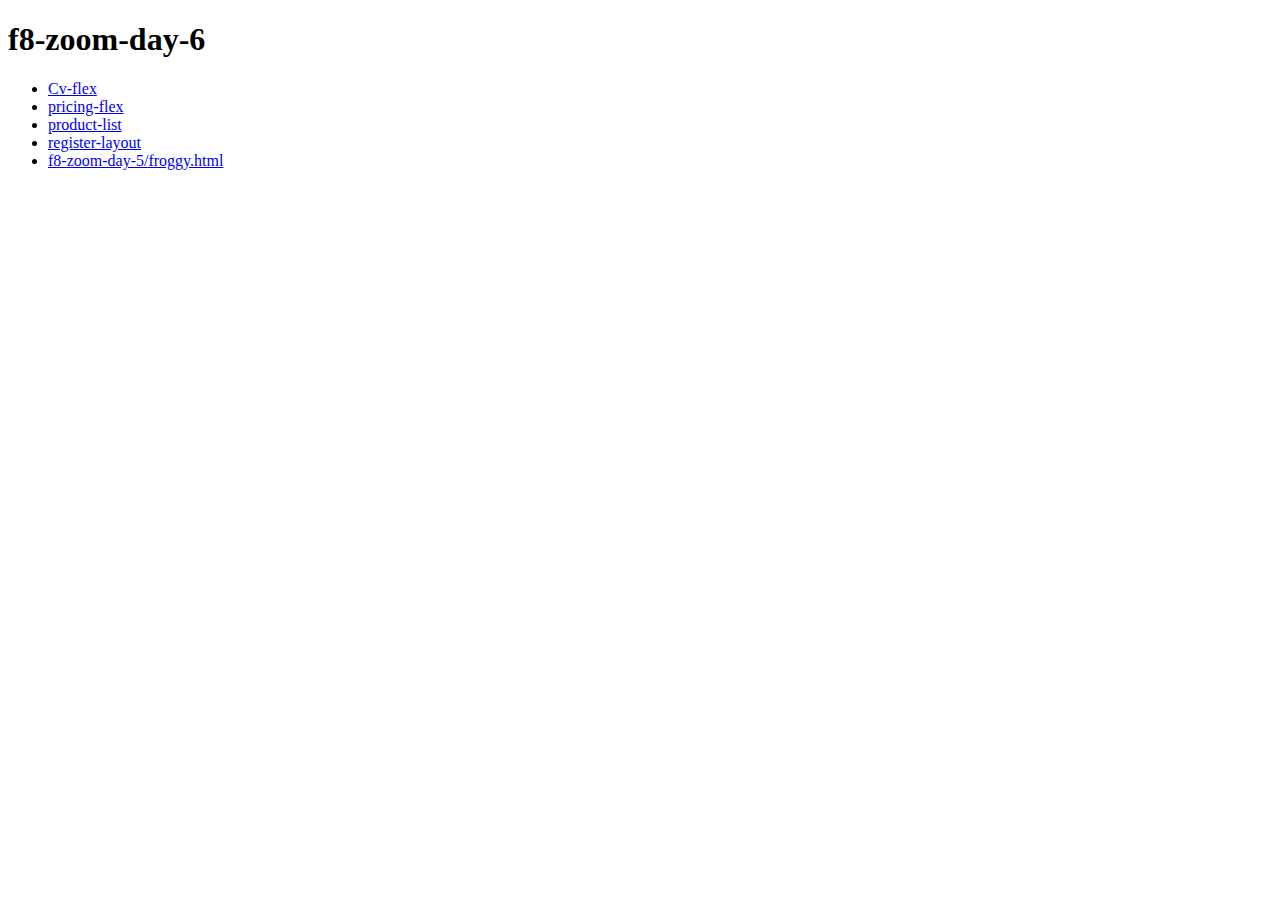
<file: index.html>
<!DOCTYPE html>
<html lang="en">
<head>
    <meta charset="UTF-8">
    <meta name="viewport" content="width=device-width, initial-scale=1.0">
    <title>f8-zoom-day-6</title>
</head>
<body>
    <h1>f8-zoom-day-6</h1>
    <ul>
        <li><a href="./cv-flex.html">Cv-flex</a></li>
        <li><a href="./pricing-flex.html">pricing-flex</a></li>
        <li><a href="./product-list.html">product-list</a></li>
        <li><a href="./register-layout.html">register-layout</a></li>
        <li><a href="./froggy.html"> f8-zoom-day-5/froggy.html</a></li>
    </ul>
    
</body>
</html>
</file>
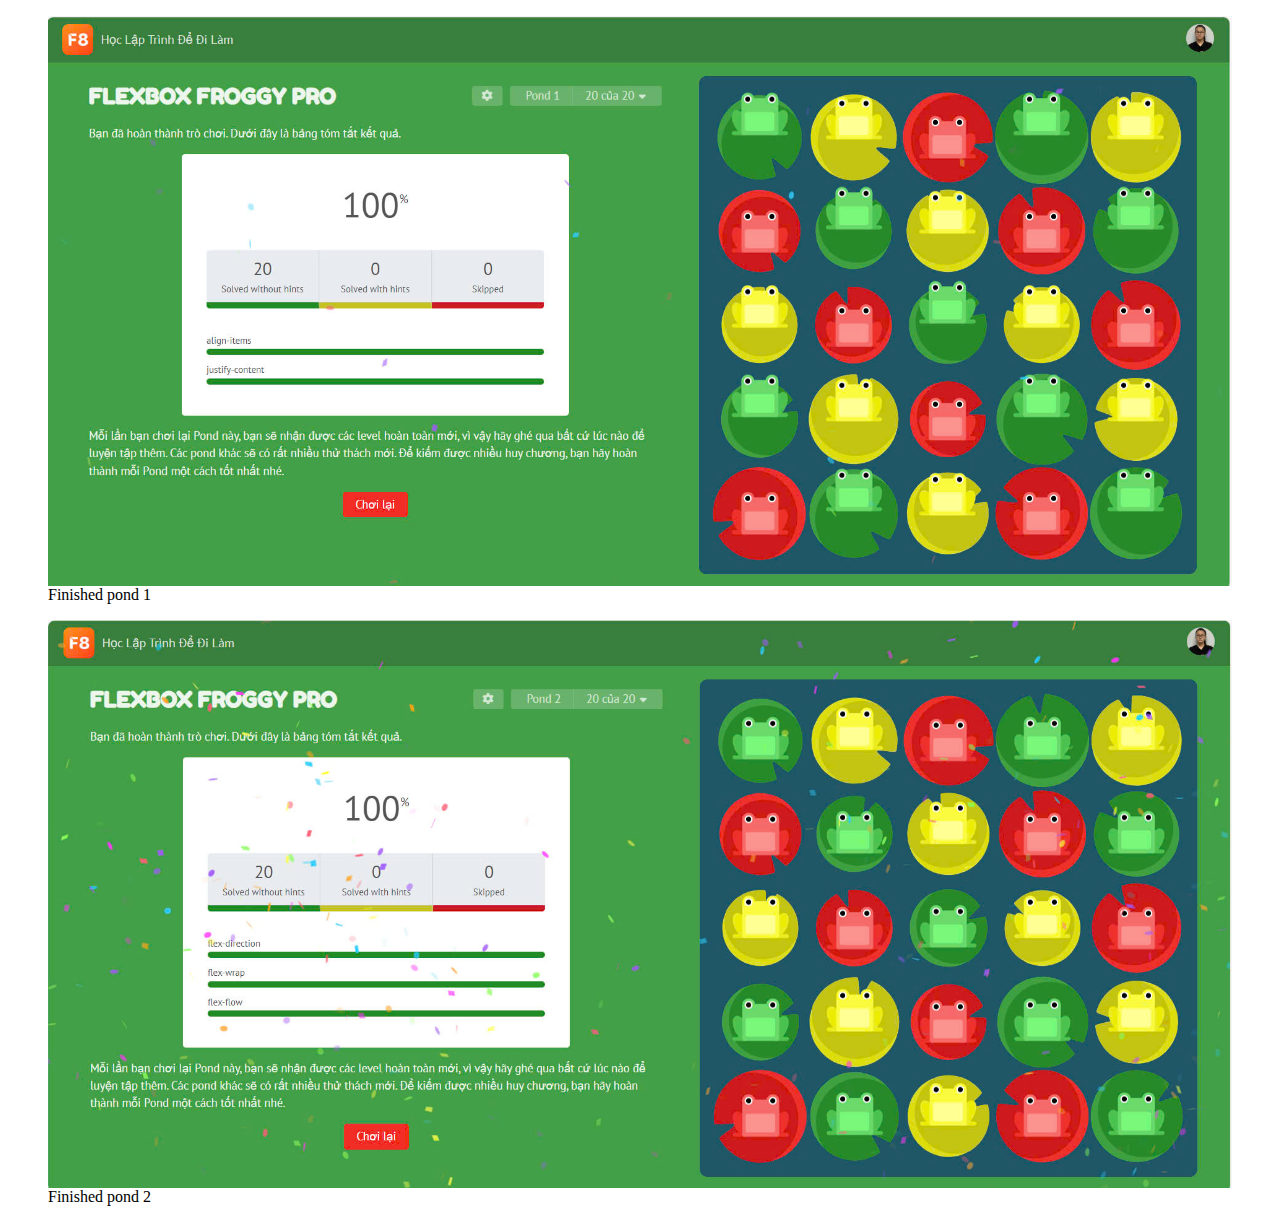
<file: froggy.html>
<!DOCTYPE html>
<html lang="en">
<head>
    <meta charset="UTF-8">
    <meta name="viewport" content="width=device-width, initial-scale=1.0">
    <title>froggy-image</title>
    <style>
        img{
            width: 100%;
            display: flex;
            justify-content: space-around;
        }
    </style>
</head>
<body>
    <figure>
        <img src="./img/pond1.jpg" alt="pond 1">
        <figcaption> Finished pond 1</figcaption>
    </figure>
    
   <figure>
    <img src="./img/pond2.jpg" alt="pond 2">
    <figcaption> Finished pond 2 </figcaption>
   </figure>
    
</body>
</html>
</file>
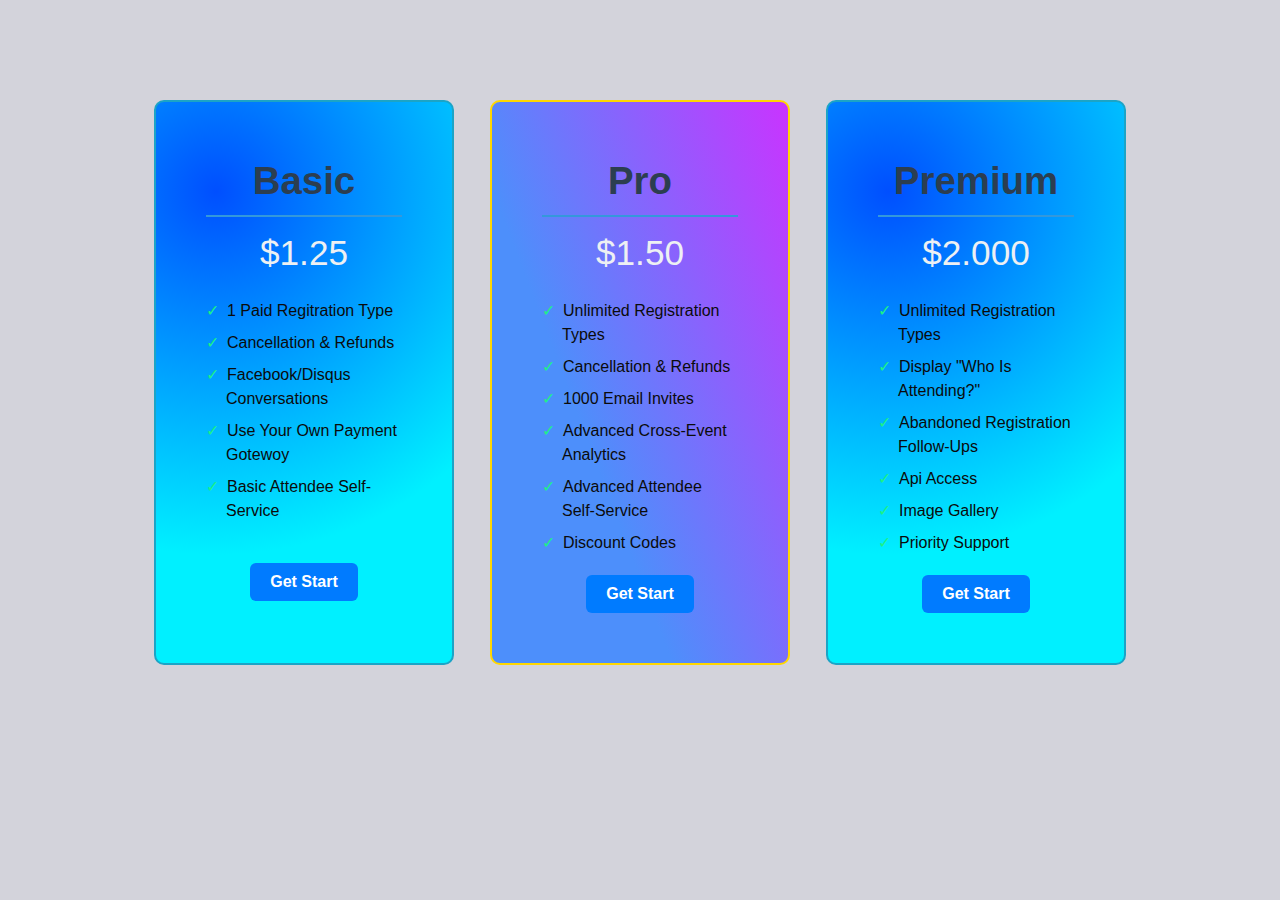
<file: pricing-flex.html>
<!DOCTYPE html>
<html lang="en">
<head>
    <meta charset="UTF-8">
    <meta name="viewport" content="width=device-width, initial-scale=1.0">
    <title>pricing-table</title>
    <link rel="stylesheet" href="./css/reset.css">
    <link rel="stylesheet" href="./css/style.css">
    <style>
         body {
      font-family: Arial, sans-serif;
      background: rgb(211, 211, 219);
      text-align: center;
      padding: 40px;
    }
    </style>
</head>
<body>
    <div class="container">
       <div class="plan">
        <div class="plan-basic">
            <h2>Basic</h2>
            <p>$1.25</p>
            <ul>
                <li>1 Paid Regitration Type</li>
                <li>Cancellation & Refunds</li>
                <li>Facebook/Disqus Conversations</li>
                <li>Use Your Own Payment Gotewoy</li>
                <li>Basic Attendee Self-Service</li>
            </ul>
            <div class="form-button">
                <button class="button">Get Start</button>
             </div>
        </div>
       </div>
       <div class="plan">
        <div class="plan-pro">
            <h2>Pro</h2>
            <p>$1.50</p>
            <ul>
                <li>Unlimited Registration Types</li>
                <li>Cancellation & Refunds</li>
                <li>1000 Email Invites</li>
                <li>Advanced Cross-Event Analytics</li>
                <li>Advanced Attendee Self-Service</li>
                <li>Discount Codes</li>
            </ul>
            <div class="form-button">
                <button class="button">Get Start</button>
             </div>
           </div> 
       </div>

       <div class="plan">
        <div class="plan-premium">
            <h2>Premium</h2>
            <p>$2.000</p>
            <ul>
                <li>Unlimited Registration Types</li>
                <li>Display "Who Is Attending?"</li>
                <li>Abandoned Registration Follow-Ups</li>
                <li>Api Access</li>
                <li>Image Gallery</li>
                <li>Priority Support</li>
            </ul>
            <div class="form-button">
                <button class="button">Get Start</button>
             </div>
           </div>
       </div>
    </div>
</body>
</html>
</file>
<file: css/style.css>
* {
    box-sizing: border-box;
	
}
h1, h2, h3{
	font-weight: bold;
}
b, strong{
	font-weight: bold;
}
i, em{
	font-style: italic;
}
u{
	text-decoration: underline;
}
input, button, select, textarea{
	font-family: inherit;
	font-size: inherit;
}
/* ul,ol,li{
	list-style: disc;
} */
/* CV */
body {
    font-family: Arial, sans-serif;
      line-height: 1.5;
      background-color: #f4f4f4;
      padding: 20px;
}
.cv-container {
    display: flex;
    max-width: 700px;
    height: 100vh;
    margin: 0 auto;
    background-color: #fff;
    box-shadow: 0 0 10px rgba(0,0,0,0.1);
  }
  .sidebar {
    width: 35%;
    background-color: #3175b9;
    color: #ecf0f1;
    padding: 20px;
    text-align: center;
  }

  .sidebar img {
    width: 100px;
    height: 100px;
    border-radius: 50%;
    text-align: center;
    object-fit: cover;
    margin-bottom: 20px;
  }
  .sidebar a{
    text-decoration: none;
  }

  .content {
    width: 75%;
    padding: 20px;
  }

  h2 {
    border-bottom: 2px solid #3498db;
    padding-bottom: 5px;
    margin-bottom: 10px;
    color: #2c3e50;
  }

  .section {
    margin-bottom: 20px;
  }

/* pricing-table */
.container {
    display: flex;
    justify-content: center;
    gap: 1rem;
    margin-top: 50px;
  }
  .plan{
    display: inline-block;
    vertical-align: top;
    width: 300px;
    margin: 10px;
    background: #1a73e8;
    background: radial-gradient( circle 404px at 20.3% 15.9%,  rgba(0,79,255,1) 0%, rgba(0,240,255,1) 90% );
    border: 2px solid #1ca4c6;
    border-radius: 10px;
    padding: 20px;
    font-size: 1rem;
    color: rgb(11, 11, 11); 
}
.plan:hover {
    box-shadow: 5px 10px #888888;
    background: #1ef187;
}
.plan-basic {
    padding: 30px;
}
.plan-pro {
    padding: 30px;
}
.plan-premium {
    padding: 30px;
}
.container .plan:nth-child(2) {
    background: #4b179d;
    background:linear-gradient( 69.2deg,  rgba(77,143,251,1) 35.3%, rgba(202,51,255,1) 100.3% );;
    border-color: gold;
  }
.plan h2{
   font-size: 2.4rem;
    margin-bottom: 10px;
}
  
.plan p {
    font-size: 2.2rem;
    color: #edf0f3;
    margin-bottom: 20px;
  }
  
.plan ul {
    list-style: none;
    padding: 0;
    margin: 0 0 20px;
    text-align: left;
  }
  
.plan li {
    margin-bottom: 8px;
    padding-left: 20px;
  }
  
.plan li::before {
    content: "✓";
      color: #1ef187;
      margin-right: 8px;
      margin-left: -20px;
      display: inline-block;
  }
.container .plan:first-child .form-button{
    margin-top: 40px;
  }
.button {   
    background: #007BFF;
    color: white;
    border: none;
    padding: 10px 20px;
    border-radius: 6px;
    cursor: pointer;
    font-weight: bold;
  }
  
.button:hover {
    background: #0056b3;
  }

  /* Product-list */
  h1 {
    color: #007BFF;
    font-size: 2rem;
    text-align: center;
    text-decoration: underline;
    margin-bottom: 30px;
  }

  .product-container {
    display: flex;
    flex-wrap: wrap; 
    gap: 20px;
    justify-content: center;
  }

  .product-card {
    background-color: white;
    border-radius: 8px;
    box-shadow: 0 2px 5px rgba(0,0,0,0.1);
    width: 30%; 
    min-width: 250px;
    text-align: center;
    padding: 15px;
  }

  .product-card:hover {
    box-shadow: 0 8px 16px rgba(0,0,0,0.2);
  }

  .product-card img {
    width: 100%;
    height: 180px;
    object-fit: cover;
    border-radius: 6px;
    margin-bottom: 10px;
  }

  .product-name {
    font-size: 1.2rem;
    font-weight: bold;
    margin: 10px 0 5px;
  }

  .product-price {
    color: #e74c3c;
    font-weight: bold;
    margin-bottom: 10px;
  }

  .buy-button {
    background-color: #3498db;
    color: white;
    padding: 8px 16px;
    border: none;
    border-radius: 4px;
    cursor: pointer;
  }

  .buy-button:hover {
    background-color: #2980b9;
  }
  /* register-layout */
  .register-container {
    display: flex;
    height: 100vh;
    overflow: hidden
  }
  
  /* Nửa trái: ảnh minh hoạ */
  .introduction-image {
    /* height: 100%; */
    flex-grow: 1;
    flex-shrink: 1;
    flex-basis: 0;
    position: relative;
  }
  .introduction-image img{
    width: 100%;
    height: 100%;
    object-fit: cover;
    display: block;
  }
  /* Nửa phải: form */
  .info {
    flex-grow: 1;
    flex-shrink: 1;
    flex-basis: 0;
    display: flex;
    align-items: center;
    /* justify-content: center; */
    background-color: #f7f7f7;
    position: relative;
  }
  
  .form-box {
    width: 80%;
    max-width: 450px;
    height: 100%;
    background-color: white;
    padding: 30px;
    border-radius: 8px;
    box-shadow: 0 4px 12px rgba(0, 0, 0, 0.1);
  }
  
  .form-box h2 {
    text-align: center;
    margin-bottom: 20px;
  }
  
  .form-group {
    margin-bottom: 10px;
  }
  
  .text-input {
    width: 100%;
    padding: 10px;
    margin-top: 5px;
    border: 1px solid #ccc;
    border-radius: 4px;
  }
  
  .btn {
    width: 100%;
    padding: 10px;
    /* background-color: #12c359;
    color: white; */
    border: none;
    border-radius: 4px;
    cursor: pointer;
    margin-bottom: 10px;
  }
   
  .btn.fb {
    background-color: #3b5998;
    color: white;
  }
  .btn.re {
    background-color: #007bff;
    color: white;
  }
  
  .btn.tw {
    background-color: #1da1f2;
    color: white;
  }
  
  .btn.gg {
    background-color: #db4437;
    color: white;
  }
  
  .divider {
    text-align: center;
    margin: 5px 0;
    color: #999;
  }
  .btn:hover {
    background-color: #0e9c45;
  }
</file>
